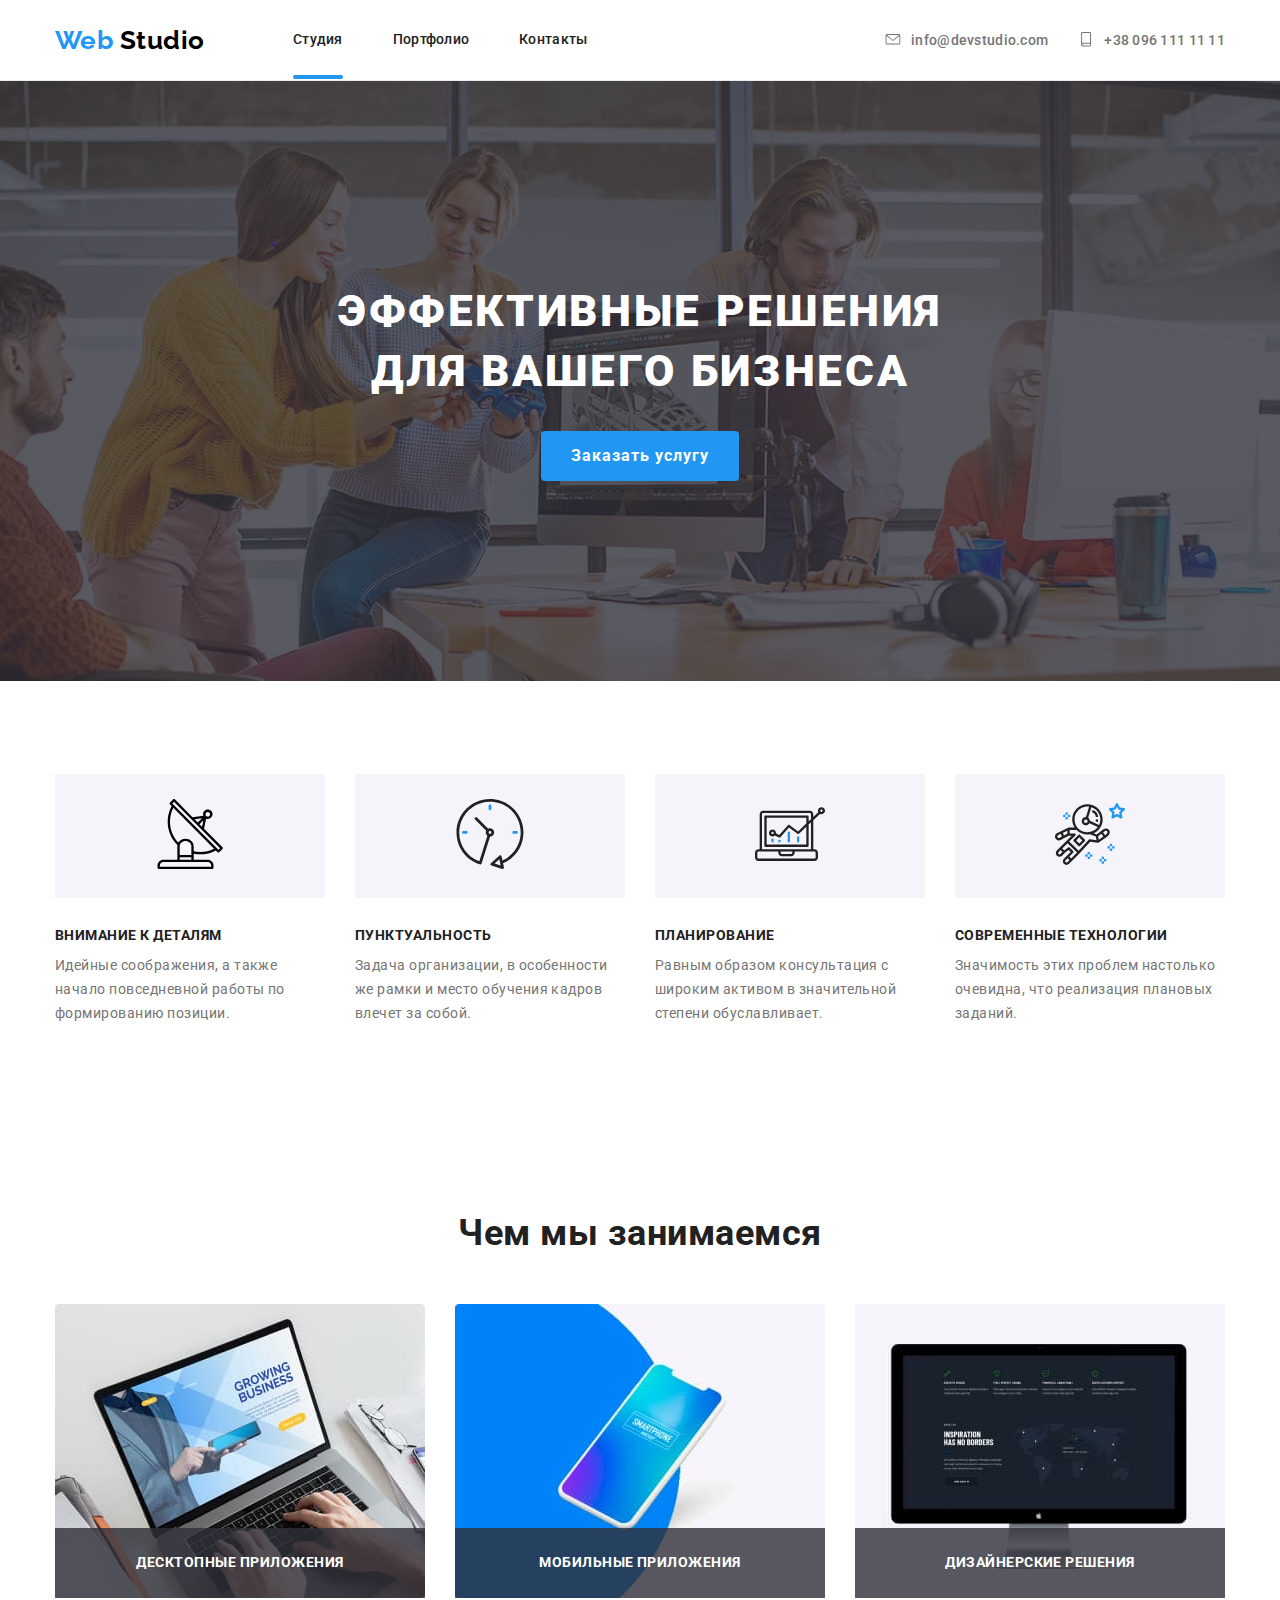
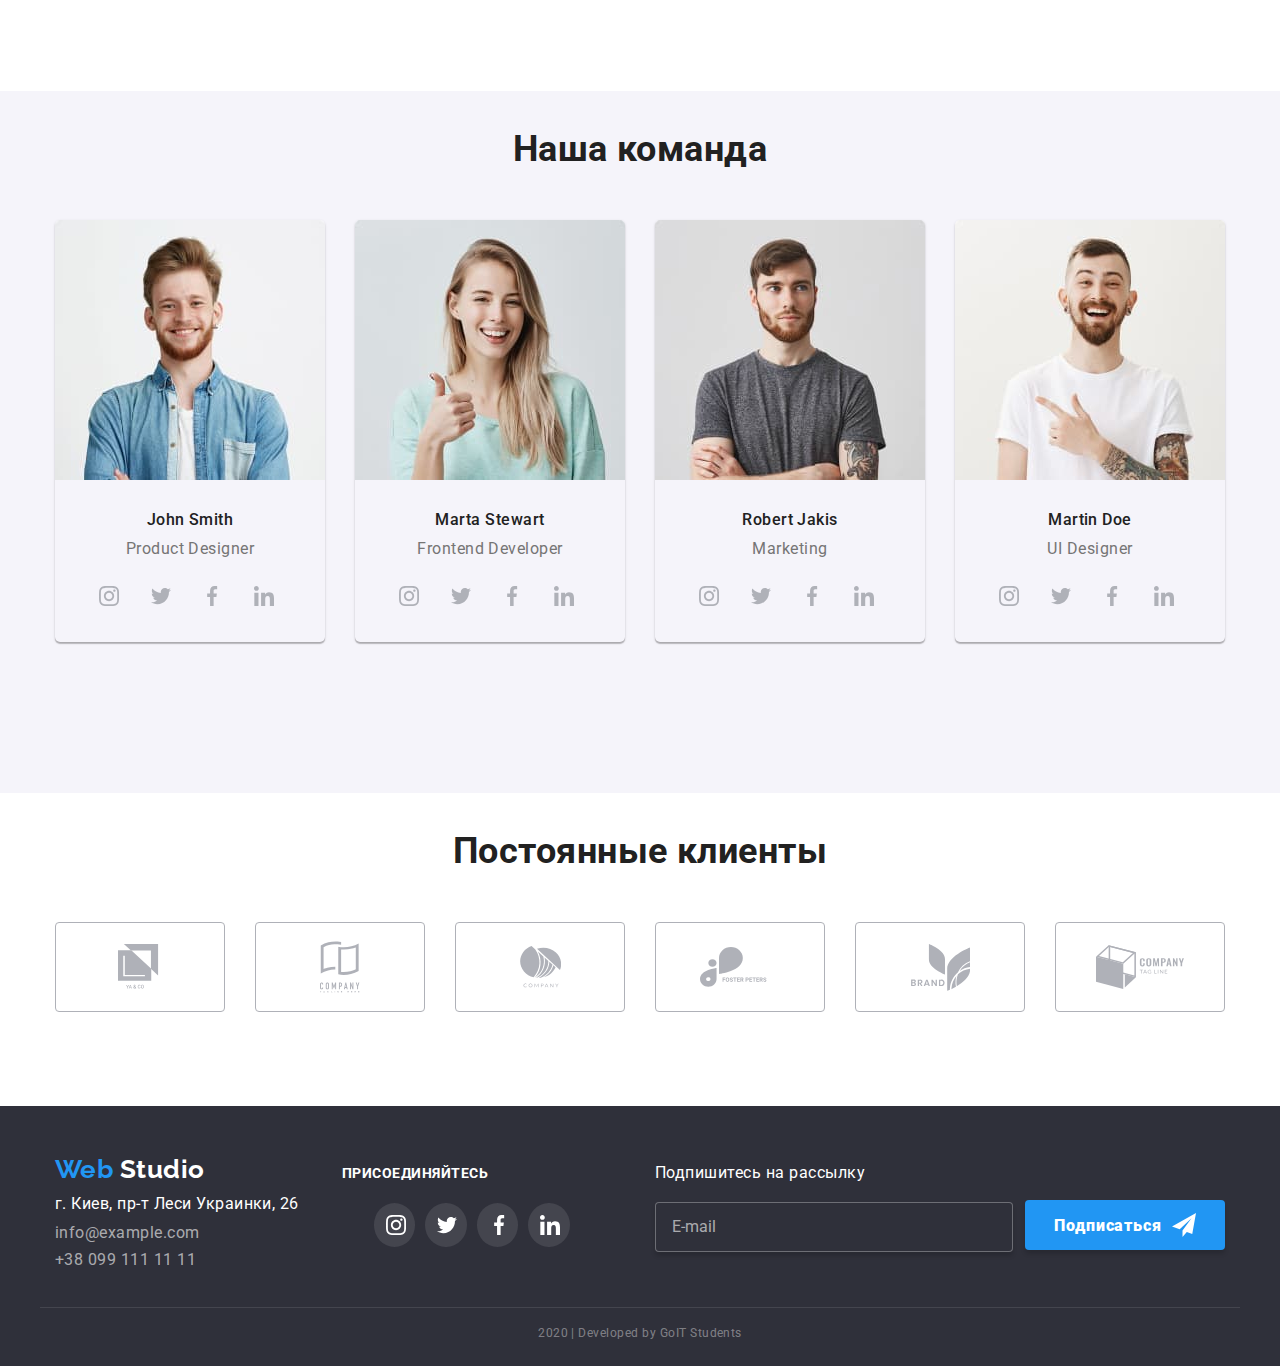
<file: index.html>
<!DOCTYPE html>
<html lang="ru">
  <head>
    <meta charset="UTF-8" />
    <meta name="viewport" content="width=device-width, initial-scale=1.0" />
    <title>Studio</title>
    <link
      href="https://fonts.googleapis.com/css2?family=Raleway:wght@700&family=Roboto:wght@400;500;700;900&display=swap"
      rel="stylesheet"
    />
    <link rel="stylesheet" href="./css/main.min.css" />
  </head>
  <body class="body">
    <div class="header-bottom-border-container">
      <header>
        <div class="header-section">
          <nav class="navigation">
            <a class="logo" href="./index.html">
              <p class="logo-firsthalf">
                web <span class="logo-secondhalf">studio</span>
              </p>
            </a>
            <ul class="nav-list">
              <li class="item">
                <a class="nav-list-title focused" href="">Студия</a>
              </li>
              <li class="item">
                <a class="nav-list-title" href="./portfolio.html">Портфолио</a>
              </li>
              <li class="item">
                <a class="nav-list-title" href=""> Контакты</a>
              </li>
            </ul>

            <ul class="header-contact-list">
              <li class="item">
                <a class="contact-list-link" href="mailto:info@devstudio.com">
                  <svg class="contacts-icon" width="16px" height="11px">
                    <use
                      href="./images/sprite.svg#icon-envelop-contact-icon"
                    ></use>
                  </svg>
                  <span class="contact-list-title">info@devstudio.com</span>
                </a>
              </li>
              <li class="item">
                <a class="contact-list-link" href="tel:+380961111111"
                  ><svg class="contacts-icon" width="16px" height="15px">
                    <use
                      href="./images/sprite.svg#icon-smartphone-contact-icon"
                    ></use>
                  </svg>
                  <p class="contact-list-title">+38 096 111 11 11</p>
                </a>
              </li>
            </ul>
          </nav>
        </div>
      </header>
    </div>
    <main>
      <section class="hero-section">
        <h1 class="title">
          Эффективные решения<br />
          для вашего бизнеса
        </h1>
        <button
          type="button"
          data-open-modal
          class="hero-button"
          href=""
          data-open-modal
        >
          <b class="button-title">Заказать услугу</b>
        </button>
      </section>
      <section class="features">
        <h1 class="fetures-lable is-hidden">Преимущества</h1>
        <ul class="features-list">
          <li class="features-card">
            <div class="icon-frame">
              <svg class="icon">
                <use href="./images/sprite.svg#icon-antenna-feture-img"></use>
              </svg>
            </div>
            <h2 class="features-card-title">Внимание к деталям</h2>
            <p class="features-card-discription">
              Идейные соображения, а также начало повседневной работы по
              формированию позиции.
            </p>
          </li>
          <li class="features-card">
            <div class="icon-frame">
              <svg class="icon">
                <use href="./images/sprite.svg#icon-clock-feture-img"></use>
              </svg>
            </div>
            <h2 class="features-card-title">Пунктуальность</h2>
            <p class="features-card-discription">
              Задача организации, в особенности же рамки и место обучения кадров
              влечет за собой.
            </p>
          </li>
          <li class="features-card">
            <div class="icon-frame">
              <svg class="icon">
                <use href="./images/sprite.svg#icon-diagram-feture-img"></use>
              </svg>
            </div>
            <h2 class="features-card-title">Планирование</h2>
            <p class="features-card-discription">
              Равным образом консультация с широким активом в значительной
              степени обуславливает.
            </p>
          </li>
          <li class="features-card">
            <div class="icon-frame">
              <svg class="icon">
                <use href="./images/sprite.svg#icon-astronaut-feture-img"></use>
              </svg>
            </div>
            <h2 class="features-card-title">Современные технологии</h2>
            <p class="features-card-discription">
              Значимость этих проблем настолько очевидна, что реализация
              плановых заданий.
            </p>
          </li>
        </ul>
      </section>
      <section class="performance">
        <h2 class="performance-lable">Чем мы занимаемся</h2>
        <ul class="performance-list">
          <li class="item">
            <img
              class="performance-image"
              src="./images/note-what-we-do-img.jpg"
              alt="приложения для пк"
            />
            <h3 class="performance-title">Десктопные приложения</h3>
          </li>
          <li class="item">
            <img
              class="performance-image"
              src="./images/phone-what-we-do-img.jpg"
              alt="приложения для смартфонов"
            />
            <h3 class="performance-title">Мобильные приложения</h3>
          </li>
          <li class="item">
            <img
              class="performance-image"
              src="./images/monitor-what-we-do.jpg"
              alt="приложения для дизайнеров"
            />
            <h3 class="performance-title">Дизайнерские решения</h3>
          </li>
        </ul>
      </section>
      <div class="our-team-bg">
        <section class="our-team">
          <h2 class="our-team-lable">Наша команда</h2>
          <ul class="our-team-list">
            <li class="team-member-card">
              <img
                src="./images/john-smith-photo.jpg"
                alt="фотография члена нашей команды"
                class="team-member-photo"
              />
              <h3 class="team-member-name">John Smith</h3>
              <p class="team-member-position">Product Designer</p>
              <ul class="social-list">
                <li class="social-list-item">
                  <a href="" class="social-link">
                    <svg class="icon" width="20px" height="20px">
                      <use href="./images/sprite.svg#icon-instagram-icon"></use>
                    </svg>
                  </a>
                </li>
                <li class="social-list-item">
                  <a href="" class="social-link">
                    <svg class="icon" width="20px" height="20px">
                      <use href="./images/sprite.svg#icon-twitter-icon"></use>
                    </svg>
                  </a>
                </li>
                <li class="social-list-item">
                  <a href="" class="social-link">
                    <svg class="icon" width="20px" height="20px">
                      <use href="./images/sprite.svg#icon-facebook-icon"></use>
                    </svg>
                  </a>
                </li>
                <li class="social-list-item">
                  <a href="" class="social-link">
                    <svg class="icon" width="20px" height="20px">
                      <use href="./images/sprite.svg#icon-linkedin-icon"></use>
                    </svg>
                  </a>
                </li>
              </ul>
            </li>
            <li class="team-member-card">
              <img
                src="./images/marta-stewart-photo.jpg"
                alt="фотография члена нашей команды"
                class="team-member-photo"
              />
              <h3 class="team-member-name">Marta Stewart</h3>
              <p class="team-member-position">Frontend Developer</p>
              <ul class="social-list">
                <li class="social-list-item">
                  <a href="" class="social-link">
                    <svg class="icon" width="20px" height="20px">
                      <use href="./images/sprite.svg#icon-instagram-icon"></use>
                    </svg>
                  </a>
                </li>
                <li class="social-list-item">
                  <a href="" class="social-link">
                    <svg class="icon" width="20px" height="20px">
                      <use href="./images/sprite.svg#icon-twitter-icon"></use>
                    </svg>
                  </a>
                </li>
                <li class="social-list-item">
                  <a href="" class="social-link">
                    <svg class="icon" width="20px" height="20px">
                      <use href="./images/sprite.svg#icon-facebook-icon"></use>
                    </svg>
                  </a>
                </li>
                <li class="social-list-item">
                  <a href="" class="social-link">
                    <svg class="icon" width="20px" height="20px">
                      <use href="./images/sprite.svg#icon-linkedin-icon"></use>
                    </svg>
                  </a>
                </li>
              </ul>
            </li>
            <li class="team-member-card">
              <img
                src="./images/robert-jakis-photo.jpg"
                alt="фотография члена нашей команды"
                class="team-member-photo"
              />
              <h3 class="team-member-name">Robert Jakis</h3>
              <p class="team-member-position">Marketing</p>
              <ul class="social-list">
                <li class="social-list-item">
                  <a href="" class="social-link">
                    <svg class="icon" width="20px" height="20px">
                      <use href="./images/sprite.svg#icon-instagram-icon"></use>
                    </svg>
                  </a>
                </li>
                <li class="social-list-item">
                  <a href="" class="social-link">
                    <svg class="icon" width="20px" height="20px">
                      <use href="./images/sprite.svg#icon-twitter-icon"></use>
                    </svg>
                  </a>
                </li>
                <li class="social-list-item">
                  <a href="" class="social-link">
                    <svg class="icon" width="20px" height="20px">
                      <use href="./images/sprite.svg#icon-facebook-icon"></use>
                    </svg>
                  </a>
                </li>
                <li class="social-list-item">
                  <a href="" class="social-link">
                    <svg class="icon" width="20px" height="20px">
                      <use href="./images/sprite.svg#icon-linkedin-icon"></use>
                    </svg>
                  </a>
                </li>
              </ul>
            </li>
            <li class="team-member-card">
              <img
                src="./images/martin-doe.jpg"
                alt="фотография члена нашей команды"
                class="team-member-photo"
              />
              <h3 class="team-member-name">Martin Doe</h3>
              <p class="team-member-position">UI Designer</p>
              <ul class="social-list">
                <li class="social-list-item">
                  <a href="" class="social-link">
                    <svg class="icon" width="20px" height="20px">
                      <use href="./images/sprite.svg#icon-instagram-icon"></use>
                    </svg>
                  </a>
                </li>
                <li class="social-list-item">
                  <a href="" class="social-link">
                    <svg class="icon" width="20px" height="20px">
                      <use href="./images/sprite.svg#icon-twitter-icon"></use>
                    </svg>
                  </a>
                </li>
                <li class="social-list-item">
                  <a href="" class="social-link">
                    <svg class="icon" width="20px" height="20px">
                      <use href="./images/sprite.svg#icon-facebook-icon"></use>
                    </svg>
                  </a>
                </li>
                <li class="social-list-item">
                  <a href="" class="social-link">
                    <svg class="icon" width="20px" height="20px">
                      <use href="./images/sprite.svg#icon-linkedin-icon"></use>
                    </svg>
                  </a>
                </li>
              </ul>
            </li>
          </ul>
        </section>
      </div>
      <section class="clients">
        <h2 class="clients-lable">Постоянные клиенты</h2>
        <ul class="clints-list">
          <li class="clients-list-item">
            <a href="" class="clients-list-link">
              <svg class="icon" width="44px" height="49px">
                <use href="./images/sprite.svg#icon-logo1"></use>
              </svg>
            </a>
          </li>
          <li class="clients-list-item">
            <a href="" class="clients-list-link">
              <svg class="icon" width="40px" height="52px">
                <use href="./images/sprite.svg#icon-logo2"></use>
              </svg>
            </a>
          </li>
          <li class="clients-list-item">
            <a href="" class="clients-list-link">
              <svg class="icon" width="41px" height="42px">
                <use href="./images/sprite.svg#icon-logo3"></use>
              </svg>
            </a>
          </li>
          <li class="clients-list-item">
            <a href="" class="clients-list-link">
              <svg class="icon" width="80px" height="42px">
                <use href="./images/sprite.svg#icon-logo4"></use>
              </svg>
            </a>
          </li>
          <li class="clients-list-item">
            <a href="" class="clients-list-link">
              <svg class="icon" width="59px" height="47px">
                <use href="./images/sprite.svg#icon-logo5"></use>
              </svg>
            </a>
          </li>
          <li class="clients-list-item">
            <a href="" class="clients-list-link">
              <svg class="icon" width="88px" height="45px">
                <use href="./images/sprite.svg#icon-logo6"></use>
              </svg>
            </a>
          </li>
        </ul>
      </section>
    </main>
    <footer class="footer">
      <section class="footer-section">
        <div class="left-footer-container">
          <a class="logo" href="./index.html">
            <p class="logo-firsthalf">
              web <span class="logo-secondhalf white-logo">studio</span>
            </p>
          </a>
          <address>
            <p class="contact-adress">г. Киев, пр-т Леси Украинки, 26</p>
            <a class="contact-email" href="mailto:info@example.com"
              >info@example.com</a
            >
            <a class="contact-tel" href="tel:+380961111111"
              >+38 099 111 11 11</a
            >
          </address>
        </div>
        <div class="middle-footer-container">
          <b class="call-lable">присоединяйтесь</b>
          <ul class="social-list">
            <li class="social-list-item">
              <a href="" class="social-link">
                <svg class="icon" width="20px" height="20px">
                  <use href="./images/sprite.svg#icon-instagram-icon"></use>
                </svg>
              </a>
            </li>
            <li class="social-list-item">
              <a href="" class="social-link">
                <svg class="icon" width="20px" height="20px">
                  <use href="./images/sprite.svg#icon-twitter-icon"></use>
                </svg>
              </a>
            </li>
            <li class="social-list-item">
              <a href="" class="social-link">
                <svg class="icon" width="20px" height="20px">
                  <use href="./images/sprite.svg#icon-facebook-icon"></use>
                </svg>
              </a>
            </li>
            <li class="social-list-item">
              <a href="" class="social-link">
                <svg class="icon" width="20px" height="20px">
                  <use href="./images/sprite.svg#icon-linkedin-icon"></use>
                </svg>
              </a>
            </li>
          </ul>
        </div>
        <div class="right-footer-container">
          <div class="sub-container">
            <!-- <b class="call-subscribe">Подпишитесь на рассылку</b> <br /> -->

            <form class="sub-input-container">
              <label for="email-for-sub" class="call-subscribe"
                >Подпишитесь на рассылку</label
              >
              <input
                id="email-for-sub"
                class="sub-input"
                type="email"
                name="sub-mail"
                placeholder="E-mail"
              />
            </form>
          </div>
          <a href="" class="call-subscribe-button"
            ><b class="title">Подписаться</b>

            <svg class="icon" width="24px" height="24px">
              <use href="./images/sprite.svg#icon-send-subscribe"></use>
            </svg>
          </a>
        </div>
      </section>
      <div class="copyrights">
        <p class="copyrights-text">2020 | Developed by GoIT Students</p>
      </div>
    </footer>
    <div class="backdrop is-hidden" data-backdrop>
      <div class="modal">
        <button data-close-modal class="modal-close-button" type="button">
          <svg class="icon">
            <use href="./images/sprite.svg#icon-close-black-18dp-2-1-1"></use>
          </svg>
        </button>
        <b class="modal-lable">Оставьте свои данные, мы вам перезвоним</b>
        <form class="form js-speaker-form">
          <div class="form-field-info">
            <input
              type="text"
              class="form-input-name"
              name="user-name"
              id="username"
              placeholder=" "
              autocomplete="off"
            />
            <label class="username-label" for="username">Имя</label>

            <svg class="name-icon">
              <use href="./images/sprite.svg#icon-person-black-18dp-1-1"></use>
            </svg>
          </div>
          <div class="form-field-info">
            <input
              type="tel"
              class="form-input-tel"
              name="user-tel"
              id="telnumber"
              placeholder=" "
              autocomplete="off"
            />
            <label class="tel-label" for="telnumber">Телефон</label>

            <svg class="tel-icon">
              <use href="./images/sprite.svg#icon-phone-black-18dp-1-1"></use>
            </svg>
          </div>
          <div class="form-field-info">
            <input
              type="email"
              class="form-input-mail"
              name="user-mail"
              id="usermail"
              placeholder=" "
              autocomplete="off"
            />
            <label class="mail-label" for="usermail">Почта</label>

            <svg class="mail-icon">
              <use href="./images/sprite.svg#icon-email-black-18dp-1-1"></use>
            </svg>
          </div>
          <div class="form-field-feedback">
            <textarea
              class="form-input-feedback"
              name="user-feedback"
              id="feedback"
              placeholder=" "
              autocomplete="off"
            ></textarea>
            <label class="feedback-label" for="feedback">Комментарий</label>
          </div>
          <div class="checkbox-policy-form-field">
            <input
              type="checkbox"
              name="user-policy-agreement"
              id="policy"
              class="policy-stock-checkbox"
            />
            <span class="custom-checkbox">
              <svg
                class="checked-icon"
                width="12px"
                height="15px"
                fill="#ffffff"
              >
                <use href="./images/sprite.svg#white-check-mark"></use>
              </svg>
            </span>
            <label class="policy-label" for="policy">
              <span class="policy-text">Соглашаюсь с рассылкой и принимаю</span>
              <a class="policy-link" href="#">Условия договора</a></label
            >
          </div>
          <button class="submit-button" type="submit js-speaker-form">
            <span class="submit-button-text">Отправить</span>
          </button>
        </form>
      </div>
    </div>
    <script>
      (() => {
        document
          .querySelector('.js-speaker-form')
          .addEventListener('submit', e => {
            e.preventDefault();

            new FormData(e.currentTarget).forEach((value, name) =>
              console.log(`${name}: ${value}`),
            );

            e.currentTarget.reset();
          });
      })();
      const refs = {
        openModalBtn: document.querySelector('[data-open-modal]'),
        closeModalBtn: document.querySelector('[data-close-modal]'),
        backdrop: document.querySelector('[data-backdrop]'),
      };

      refs.openModalBtn.addEventListener('click', toggleModal);
      refs.closeModalBtn.addEventListener('click', toggleModal);

      refs.backdrop.addEventListener('click', logBackdropClick);

      function toggleModal() {
        refs.backdrop.classList.toggle('is-hidden');
      }

      function logBackdropClick() {
        console.log('Это клик в бекдроп');
      }
    </script>
  </body>
</html>
</file>
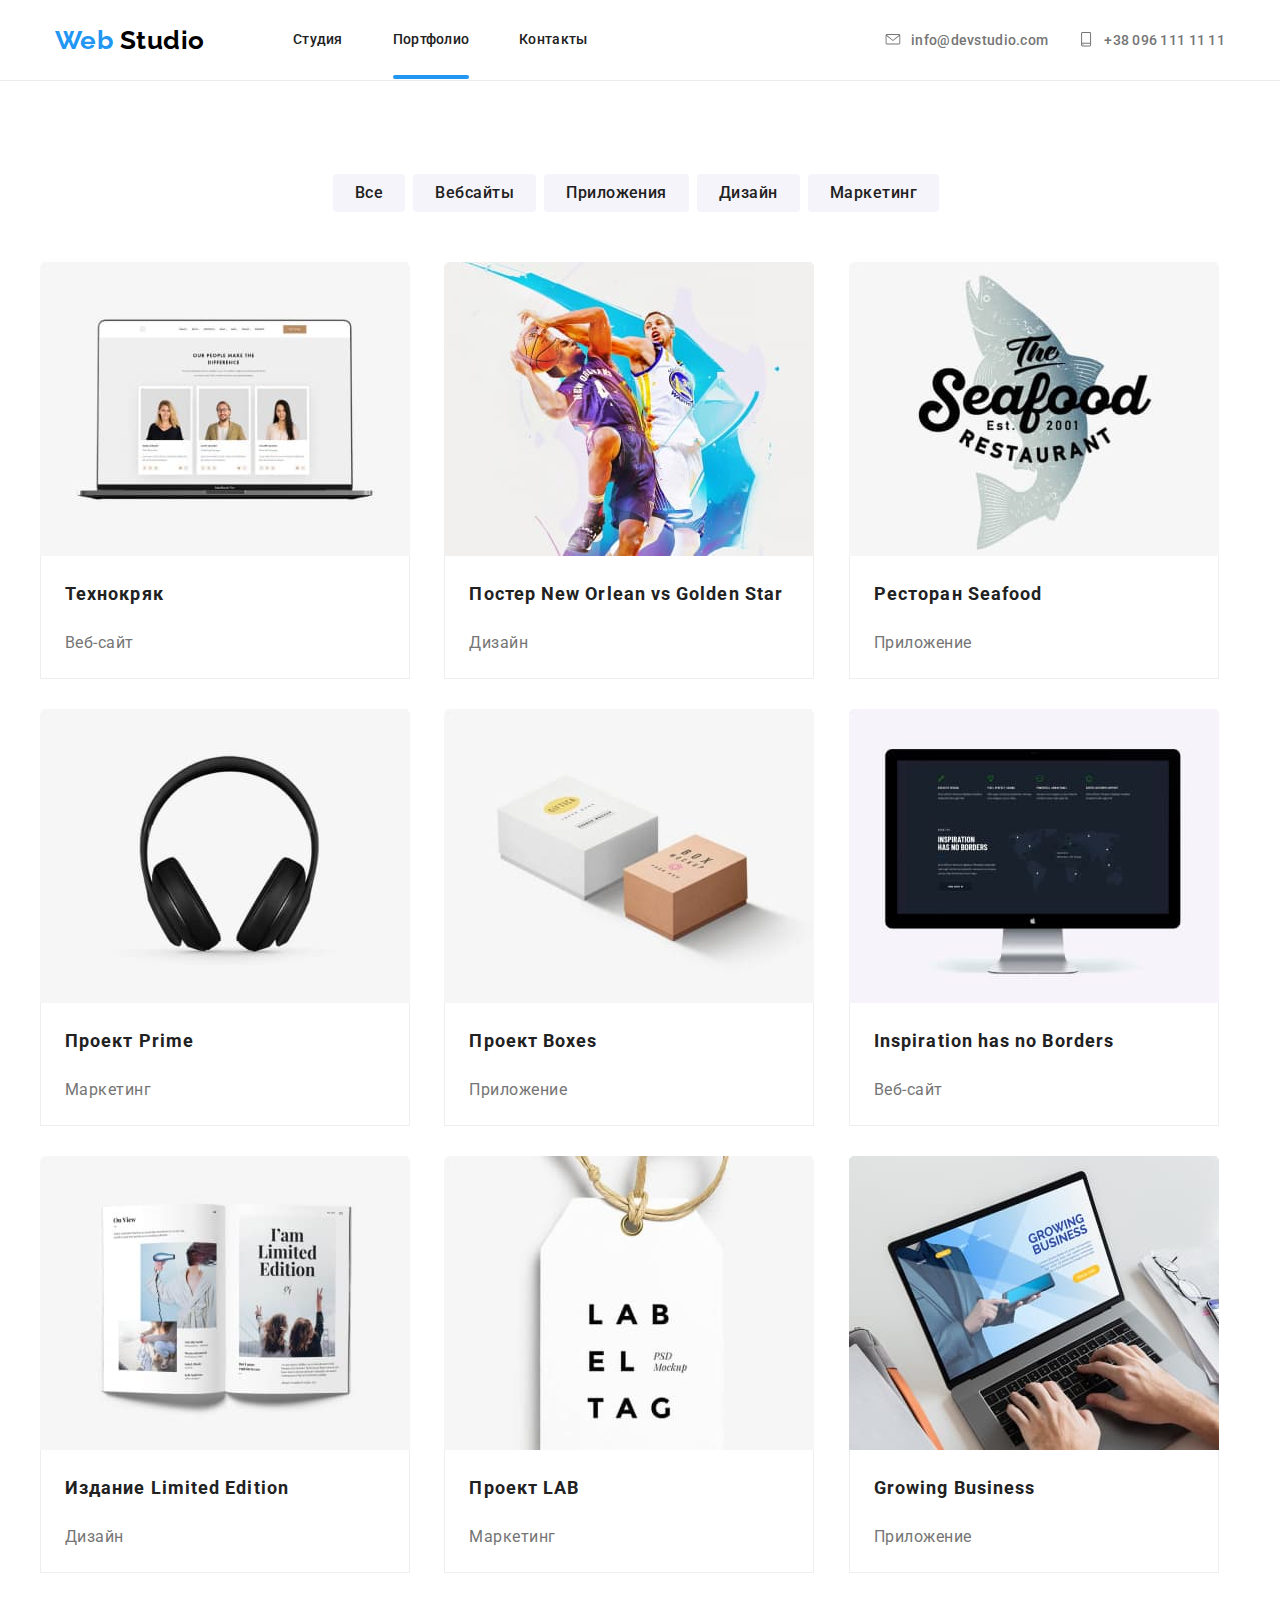
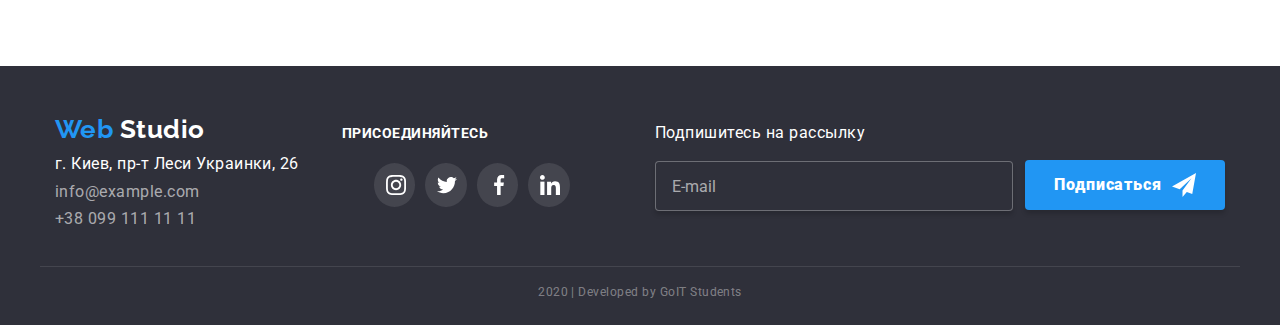
<file: portfolio.html>
<!DOCTYPE html>
<html lang="ru">
  <head>
    <meta charset="UTF-8" />
    <meta name="viewport" content="width=device-width, initial-scale=1.0" />
    <title>Document</title>
    <link
      href="https://fonts.googleapis.com/css2?family=Raleway:wght@700&family=Roboto:wght@400;500;700;900&display=swap"
      rel="stylesheet"
    />
    <link rel="stylesheet" href="./css/main.min.css" />
  </head>
  <body class="body">
    <div class="header-bottom-border-container">
      <header>
        <div class="header-section">
          <nav class="navigation">
            <a class="logo" href="./index.html">
              <p class="logo-firsthalf">
                web <span class="logo-secondhalf">studio</span>
              </p>
            </a>
            <ul class="nav-list">
              <li class="item">
                <a class="nav-list-title" href="./index.html">Студия</a>
              </li>
              <li class="item">
                <a class="nav-list-title focused" href="./portfolio.html"
                  >Портфолио</a
                >
              </li>
              <li class="item">
                <a class="nav-list-title" href=""> Контакты</a>
              </li>
            </ul>

            <ul class="header-contact-list">
              <li class="item">
                <a class="contact-list-link" href="mailto:info@devstudio.com">
                  <svg class="contacts-icon hover" width="16px" height="11px">
                    <use
                      href="./images/sprite.svg#icon-envelop-contact-icon"
                    ></use>
                  </svg>
                  <span class="contact-list-title hover"
                    >info@devstudio.com</span
                  >
                </a>
              </li>
              <li class="item">
                <a class="contact-list-link" href="tel:+380961111111"
                  ><svg class="contacts-icon" width="16px" height="15px">
                    <use
                      href="./images/sprite.svg#icon-smartphone-contact-icon"
                    ></use>
                  </svg>
                  <p class="contact-list-title">+38 096 111 11 11</p>
                </a>
              </li>
            </ul>
          </nav>
        </div>
      </header>
    </div>
    <main>
      <section class="example">
        <ul class="buttons-list">
          <li class="buttons-list-item">
            <a class="filter-button" href=""
              ><p class="filter-button-title">Все</p></a
            >
          </li>
          <li class="buttons-list-item">
            <a class="filter-button" href="">
              <p class="filter-button-title">Вебсайты</p>
            </a>
          </li>
          <li class="buttons-list-item">
            <a class="filter-button" href="">
              <p class="filter-button-title">Приложения</p>
            </a>
          </li>
          <li class="buttons-list-item">
            <a class="filter-button" href="">
              <p class="filter-button-title">Дизайн</p>
            </a>
          </li>
          <li class="buttons-list-item">
            <a class="filter-button" href="">
              <p class="filter-button-title">Маркетинг</p>
            </a>
          </li>
        </ul>
        <ul class="examples-list">
          <li class="example-card">
            <a class="example-card-link" href=""
              ><div class="example-card-overlay">
                <img
                  src="./images/workexamp1.jpg"
                  alt="изображение примера работы"
                  class="card-thumb"
                />
                <p class="specification">
                  Технокряк это современная площадка распространения
                  коронавируса. Компании используют эту платформу для цифрового
                  шпионажа и атак на защищённые сервера конкурентов.
                </p>
              </div>
              <div class="card-bottom-container">
                <h2 class="card-title">Технокряк</h2>
                <p class="card-description">Веб-сайт</p>
              </div></a
            >
          </li>
          <li class="example-card">
            <a class="example-card-link" href=""
              ><div class="example-card-overlay">
                <img
                  src="./images/workexamp2.jpg"
                  alt="изображение примера работы"
                  class="card-thumb"
                />
                <p class="specification">
                  Технокряк это современная площадка распространения
                  коронавируса. Компании используют эту платформу для цифрового
                  шпионажа и атак на защищённые сервера конкурентов.
                </p>
              </div>
              <div class="card-bottom-container">
                <h2 class="card-title">Постер New Orlean vs Golden Star</h2>
                <p class="card-description">Дизайн</p>
              </div>
            </a>
          </li>
          <li class="example-card">
            <a class="example-card-link" href=""
              ><div class="example-card-overlay">
                <img
                  src="./images/workexamp3.jpg"
                  alt="изображение примера работы"
                  class="card-thumb"
                />
                <p class="specification">
                  Технокряк это современная площадка распространения
                  коронавируса. Компании используют эту платформу для цифрового
                  шпионажа и атак на защищённые сервера конкурентов.
                </p>
              </div>
              <div class="card-bottom-container">
                <h2 class="card-title">Ресторан Seafood</h2>
                <p class="card-description">Приложение</p>
              </div>
            </a>
          </li>
          <li class="example-card">
            <a class="example-card-link" href=""
              ><div class="example-card-overlay">
                <img
                  src="./images/workexamp4.jpg"
                  alt="изображение примера работы"
                  class="card-thumb"
                />
                <p class="specification">
                  Технокряк это современная площадка распространения
                  коронавируса. Компании используют эту платформу для цифрового
                  шпионажа и атак на защищённые сервера конкурентов.
                </p>
              </div>
              <div class="card-bottom-container">
                <h2 class="card-title">Проект Prime</h2>
                <p class="card-description">Маркетинг</p>
              </div>
            </a>
          </li>
          <li class="example-card">
            <a class="example-card-link" href=""
              ><div class="example-card-overlay">
                <img
                  src="./images/workexamp5.jpg"
                  alt="изображение примера работы"
                  class="card-thumb"
                />
                <p class="specification">
                  Технокряк это современная площадка распространения
                  коронавируса. Компании используют эту платформу для цифрового
                  шпионажа и атак на защищённые сервера конкурентов.
                </p>
              </div>
              <div class="card-bottom-container">
                <h2 class="card-title">Проект Boxes</h2>
                <p class="card-description">Приложение</p>
              </div>
            </a>
          </li>
          <li class="example-card">
            <a class="example-card-link" href=""
              ><div class="example-card-overlay">
                <img
                  src="./images/workexamp6.jpg"
                  alt="изображение примера работы"
                  class="card-thumb"
                />
                <p class="specification">
                  Технокряк это современная площадка распространения
                  коронавируса. Компании используют эту платформу для цифрового
                  шпионажа и атак на защищённые сервера конкурентов.
                </p>
              </div>
              <div class="card-bottom-container">
                <h2 class="card-title">Inspiration has no Borders</h2>
                <p class="card-description">Веб-сайт</p>
              </div>
            </a>
          </li>
          <li class="example-card">
            <a class="example-card-link" href=""
              ><div class="example-card-overlay">
                <img
                  src="./images/workexamp7.jpg"
                  alt="изображение примера работы"
                  class="card-thumb"
                />
                <p class="specification">
                  Технокряк это современная площадка распространения
                  коронавируса. Компании используют эту платформу для цифрового
                  шпионажа и атак на защищённые сервера конкурентов.
                </p>
              </div>
              <div class="card-bottom-container">
                <h2 class="card-title">Издание Limited Edition</h2>
                <p class="card-description">Дизайн</p>
              </div>
            </a>
          </li>
          <li class="example-card">
            <a class="example-card-link" href=""
              ><div class="example-card-overlay">
                <img
                  src="./images/workexamp8.jpg"
                  alt="изображение примера работы"
                  class="card-thumb"
                />
                <p class="specification">
                  Технокряк это современная площадка распространения
                  коронавируса. Компании используют эту платформу для цифрового
                  шпионажа и атак на защищённые сервера конкурентов.
                </p>
              </div>
              <div class="card-bottom-container">
                <h2 class="card-title">Проект LAB</h2>
                <p class="card-description">Маркетинг</p>
              </div>
            </a>
          </li>
          <li class="example-card">
            <a class="example-card-link" href=""
              ><div class="example-card-overlay">
                <img
                  src="./images/workexamp9.jpg"
                  alt="изображение примера работы"
                  class="card-thumb"
                />
                <p class="specification">
                  Технокряк это современная площадка распространения
                  коронавируса. Компании используют эту платформу для цифрового
                  шпионажа и атак на защищённые сервера конкурентов.
                </p>
              </div>
              <div class="card-bottom-container">
                <h2 class="card-title">Growing Business</h2>
                <p class="card-description">Приложение</p>
              </div>
            </a>
          </li>
        </ul>
      </section>
    </main>
    <footer class="footer">
      <section class="footer-section">
        <div class="left-footer-container">
          <a class="logo" href="./index.html">
            <p class="logo-firsthalf">
              web <span class="logo-secondhalf white-logo">studio</span>
            </p>
          </a>
          <address>
            <p class="contact-adress">г. Киев, пр-т Леси Украинки, 26</p>
            <a class="contact-email" href="mailto:info@example.com"
              >info@example.com</a
            >
            <a class="contact-tel" href="tel:+380961111111"
              >+38 099 111 11 11</a
            >
          </address>
        </div>
        <div class="middle-footer-container">
          <b class="call-lable">присоединяйтесь</b>
          <ul class="social-list">
            <li class="social-list-item">
              <a href="" class="social-link">
                <svg class="icon" width="20px" height="20px">
                  <use href="./images/sprite.svg#icon-instagram-icon"></use>
                </svg>
              </a>
            </li>
            <li class="social-list-item">
              <a href="" class="social-link">
                <svg class="icon" width="20px" height="20px">
                  <use href="./images/sprite.svg#icon-twitter-icon"></use>
                </svg>
              </a>
            </li>
            <li class="social-list-item">
              <a href="" class="social-link">
                <svg class="icon" width="20px" height="20px">
                  <use href="./images/sprite.svg#icon-facebook-icon"></use>
                </svg>
              </a>
            </li>
            <li class="social-list-item">
              <a href="" class="social-link">
                <svg class="icon" width="20px" height="20px">
                  <use href="./images/sprite.svg#icon-linkedin-icon"></use>
                </svg>
              </a>
            </li>
          </ul>
        </div>
        <div class="right-footer-container">
          <div class="sub-container">
            <!-- <b class="call-subscribe">Подпишитесь на рассылку</b> <br /> -->

            <form class="sub-input-container js-speaker-form">
              <label for="email-for-sub" class="call-subscribe"
                >Подпишитесь на рассылку</label
              >
              <input
                id="email-for-sub"
                class="sub-input"
                type="email"
                name="sub-mail"
                placeholder="E-mail"
              />
            </form>
          </div>
          <a href="" class="call-subscribe-button"
            ><b class="title">Подписаться</b>

            <svg class="icon" width="24px" height="24px">
              <use href="./images/sprite.svg#icon-send-subscribe"></use>
            </svg>
          </a>
        </div>
      </section>
      <div class="copyrights">
        <p class="copyrights-text">2020 | Developed by GoIT Students</p>
      </div>
    </footer>
  </body>
</html>
</file>
<file: css/main.min.css>
.body{background-color:#fff;font-family:'Roboto', sans-serif;font-style:normal;letter-spacing:0.03em;color:#212121}.our-team-list .social-list,.middle-footer-container .social-list{display:-webkit-box;display:-ms-flexbox;display:flex;max-width:270px;padding:0px 32px}.our-team-list .social-list .social-list-item,.middle-footer-container .social-list .social-list-item{margin-right:10px;border-radius:50%;overflow:hidden}.our-team-list .social-list .social-list-item::nth-child(4),.middle-footer-container .social-list .social-list-item::nth-child(4){margin-right:0px}.our-team-list .social-list .social-list-item .social-link,.middle-footer-container .social-list .social-list-item .social-link{max-width:44px;max-height:44px;padding:12px;-webkit-transition:background-color 250ms cubic-bezier(0.4, 0, 0.2, 1),fill 250ms cubic-bezier(0.4, 0, 0.2, 1);transition:background-color 250ms cubic-bezier(0.4, 0, 0.2, 1),fill 250ms cubic-bezier(0.4, 0, 0.2, 1)}.our-team-list .social-list .social-list-item .social-link:hover,.middle-footer-container .social-list .social-list-item .social-link:hover,.our-team-list .social-list .social-list-item .social-link:focus,.middle-footer-container .social-list .social-list-item .social-link:focus{background-color:#2196f3;fill:#ffffff}/*! modern-normalize v0.6.0 | MIT License | https://github.com/sindresorhus/modern-normalize */*,*::before,*::after{-webkit-box-sizing:border-box;box-sizing:border-box}:root{-moz-tab-size:4;-o-tab-size:4;tab-size:4}html{line-height:1.15;-webkit-text-size-adjust:100%}body{margin:0}body{font-family:system-ui,-apple-system,"Segoe UI",Roboto,Helvetica,Arial,sans-serif,"Apple Color Emoji","Segoe UI Emoji"}hr{height:0}abbr[title]{-webkit-text-decoration:underline dotted;text-decoration:underline dotted}b,strong{font-weight:bolder}code,kbd,samp,pre{font-family:ui-monospace, SFMono-Regular, Consolas, 'Liberation Mono', Menlo, monospace;font-size:1em}small{font-size:80%}sub,sup{font-size:75%;line-height:0;position:relative;vertical-align:baseline}sub{bottom:-0.25em}sup{top:-0.5em}button,input,optgroup,select,textarea{font-family:inherit;font-size:100%;line-height:1.15;margin:0}button,select{text-transform:none}button,[type='button'],[type='reset'],[type='submit']{-webkit-appearance:button}button::-moz-focus-inner,[type='button']::-moz-focus-inner,[type='reset']::-moz-focus-inner,[type='submit']::-moz-focus-inner{border-style:none;padding:0}button:-moz-focusring,[type='button']:-moz-focusring,[type='reset']:-moz-focusring,[type='submit']:-moz-focusring{outline:1px dotted ButtonText}fieldset{padding:0.35em 0.75em 0.625em}legend{padding:0}progress{vertical-align:baseline}[type='number']::-webkit-inner-spin-button,[type='number']::-webkit-outer-spin-button{height:auto}[type='search']{-webkit-appearance:textfield;outline-offset:-2px}[type='search']::-webkit-search-decoration{-webkit-appearance:none}::-webkit-file-upload-button{-webkit-appearance:button;font:inherit}summary{display:list-item}img{display:block;max-width:100%;height:auto}h1,h2,h3,h4,h5,h6{margin:0px}a{color:currentColor;text-decoration:none;display:block}ul{padding:0px;margin:0px;list-style:none}address{font-style:normal;text-decoration:none}p{margin:0px}.is-hidden{position:absolute;-webkit-transform:scale(0);transform:scale(0);opacity:0;overflow:hidden;pointer-events:none}.header-bottom-border-container{border-bottom:1px solid #ececec}.header-section{max-width:1200px;padding:0px 15px;margin:0 auto;background-color:#fff}.logo{text-transform:capitalize;font-family:Raleway;font-style:normal;font-weight:700;font-size:26px;line-height:1.19;min-width:153px;display:inline-block;margin-right:85px}.logo-firsthalf{color:#2196f3}.logo-secondhalf{color:#000}.navigation{display:-webkit-box;display:-ms-flexbox;display:flex;-webkit-box-align:center;-ms-flex-align:center;align-items:center}.navigation .nav-list{display:-webkit-box;display:-ms-flexbox;display:flex}.navigation .nav-list .item{margin-right:50px}.navigation .nav-list .item:nth-child(3){margin-right:0px}.navigation .nav-list-title{font-weight:500;font-size:14px;line-height:1.14;letter-spacing:0.02em;color:#212121;padding-bottom:32px;padding-top:32px;-webkit-transition:color 250ms cubic-bezier(0.4, 0, 0.2, 1);transition:color 250ms cubic-bezier(0.4, 0, 0.2, 1)}.navigation .nav-list-title:hover,.navigation .nav-list-title:focus{color:#2196f3}.focused{position:relative;color:#2196f3}.focused::after{content:'';display:inline-block;position:absolute;bottom:1px;left:0;border-radius:2px;width:100%;height:4px;background-color:#2196f3}.header-contact-list{margin-left:auto;display:-webkit-box;display:-ms-flexbox;display:flex}.header-contact-list .item{min-width:142px;display:-webkit-box;display:-ms-flexbox;display:flex;margin-right:30px}.header-contact-list .item:nth-child(2){margin-right:0px}.header-contact-list .contact-list-link{display:-webkit-box;display:-ms-flexbox;display:flex;-webkit-box-align:center;-ms-flex-align:center;align-items:center;padding:8px 0;color:#757575;fill:#757575;-webkit-transition:color 250ms cubic-bezier(0.4, 0, 0.2, 1),fill 250ms cubic-bezier(0.4, 0, 0.2, 1);transition:color 250ms cubic-bezier(0.4, 0, 0.2, 1),fill 250ms cubic-bezier(0.4, 0, 0.2, 1)}.header-contact-list .contact-list-link:focus,.header-contact-list .contact-list-link:hover{color:#2196f3;fill:#2196f3}.header-contact-list .contact-list-link .contact-list-title{font-weight:500;font-size:14px;line-height:16px;letter-spacing:0.02em}.header-contact-list .contact-list-link .contacts-icon{margin-right:10px}.hero-section{min-width:1200px;max-width:1600px;min-height:600px;margin:0 auto;padding:200px 0px;background-position:50% 50%;background-image:-webkit-gradient(linear, left top, left bottom, from(rgba(47,48,58,0.8)), to(rgba(47,48,58,0.8))),url(../images/header-img.jpg);background-image:linear-gradient(rgba(47,48,58,0.8), rgba(47,48,58,0.8)),url(../images/header-img.jpg);background-repeat:no-repeat;text-align:center}.hero-section .title{font-weight:900;font-size:44px;line-height:60px;margin-bottom:30px;color:#ffffff;text-align:center;letter-spacing:0.06em;text-transform:uppercase}.hero-button{display:inline-block;padding:10px 30px;border:0;border-radius:4px;background-color:#2196f3;cursor:pointer}.hero-button .button-title{font-weight:700;font-size:16px;line-height:1.87;letter-spacing:0.06em;color:#ffffff}.features{max-width:1200px;margin:0 auto;padding:93px 15px}.features .features-list{display:-webkit-box;display:-ms-flexbox;display:flex}.features .features-list .features-card{min-width:270px;margin-right:30px}.features .features-list .features-card:nth-child(4){margin-right:0px}.features-card .icon-frame{min-width:270px;min-height:120px;padding:25px 100px;background-color:#f5f4fa;margin-bottom:30px}.features-card .icon-frame .icon{width:70px;height:70px}.features-card .features-card-discription{font-weight:normal;font-size:14px;line-height:1.71;color:#757575}.features-card .features-card-title{font-weight:700;font-size:14px;line-height:1.14;text-transform:uppercase;margin-bottom:10px}.performance{max-width:1200px;padding:93px 15px;margin:0 auto}.performance .performance-lable{font-weight:700;font-size:36px;line-height:1.17;text-align:center;margin-bottom:50px}.performance .performance-list{display:-webkit-box;display:-ms-flexbox;display:flex}.performance .performance-list .item{position:relative;min-width:370px;margin-right:30px}.performance .performance-list .item:nth-child(3){margin-right:0px}.performance .performance-list .item .performance-title{position:absolute;display:-webkit-box;display:-ms-flexbox;display:flex;width:100%;left:0;bottom:0;-webkit-box-align:center;-ms-flex-align:center;align-items:center;-webkit-box-pack:center;-ms-flex-pack:center;justify-content:center;min-height:70px;background-color:rgba(47,48,58,0.8);font-weight:700;font-size:14px;line-height:1.14;text-transform:uppercase;color:#ffffff}.our-team-bg{background-color:#f5f4fa}.our-team{max-width:1200px;padding:37px 15px 151px 15px;margin:0 auto}.our-team-lable{font-weight:700;font-size:36px;line-height:1.17;text-align:center;margin-bottom:50px}.our-team-list{display:-webkit-box;display:-ms-flexbox;display:flex}.our-team-list .team-member-card{min-width:270px;padding-bottom:24px;margin-right:30px;border-radius:5px;overflow:hidden;-webkit-box-shadow:0px 2px 1px rgba(0,0,0,0.2),0px 1px 1px rgba(153,139,139,0.14),0px 1px 3px rgba(0,0,0,0.12);box-shadow:0px 2px 1px rgba(0,0,0,0.2),0px 1px 1px rgba(153,139,139,0.14),0px 1px 3px rgba(0,0,0,0.12)}.our-team-list .team-member-card:nth-child(4){margin-right:0px}.our-team-list .team-member-card .team-member-photo{margin-bottom:30px}.our-team-list .team-member-card .team-member-name{font-weight:500;font-size:16px;line-height:19px;text-align:center;margin-bottom:10px}.our-team-list .team-member-card .team-member-position{font-weight:normal;font-size:16px;line-height:1.19;text-align:center;color:#757575;margin-bottom:16px}.our-team-list .social-list .social-link{fill:#afb1b8}.clients{max-width:1200px;padding:37px 15px 94px 15px;margin:0 auto}.clients .clients-lable{font-weight:700;font-size:36px;line-height:1.17;text-align:center;margin-bottom:50px}.clients .clints-list{display:-webkit-box;display:-ms-flexbox;display:flex}.clients .clints-list .clients-list-item{margin-right:30px}.clients .clints-list .clients-list-item:nth-child(6){margin-right:0px}.clients .clints-list .clients-list-link{display:-webkit-box;display:-ms-flexbox;display:flex;-webkit-box-pack:center;-ms-flex-pack:center;justify-content:center;-webkit-box-align:center;-ms-flex-align:center;align-items:center;min-width:170px;min-height:90px;fill:#afb1b8;border-radius:4px;border:1px solid #afb1b8;-webkit-transition:fill 250ms cubic-bezier(0.4, 0, 0.2, 1),border-color 250ms cubic-bezier(0.4, 0, 0.2, 1);transition:fill 250ms cubic-bezier(0.4, 0, 0.2, 1),border-color 250ms cubic-bezier(0.4, 0, 0.2, 1)}.clients .clints-list .clients-list-link:hover,.clients .clints-list .clients-list-link:focus{fill:#2196f3;border-color:#2196f3;cursor:pointer}.white-logo{color:#ffffff}.footer .logo{margin-bottom:10px}.footer{background-color:#2f303a}.footer .footer-section{display:-webkit-box;display:-ms-flexbox;display:flex;-webkit-box-pack:justify;-ms-flex-pack:justify;justify-content:space-between;-webkit-box-align:baseline;-ms-flex-align:baseline;align-items:baseline;max-width:1200px;padding:48px 15px 28px 15px;margin:0 auto}.left-footer-container .contact-adress{margin-bottom:10px;color:#ffffff}.left-footer-container .contact-email,.left-footer-container .contact-tel{margin-bottom:9px;color:rgba(255,255,255,0.6);-webkit-transition:color 250ms cubic-bezier(0.4, 0, 0.2, 1);transition:color 250ms cubic-bezier(0.4, 0, 0.2, 1)}.left-footer-container .contact-email:hover,.left-footer-container .contact-email:focus,.left-footer-container .contact-tel:hover,.left-footer-container .contact-tel:focus{color:#2196f3}.middle-footer-container .call-lable{display:block;font-weight:700;font-size:14px;line-height:1.14;text-transform:uppercase;color:#ffffff;margin-bottom:21px}.middle-footer-container .social-list .social-link{background-color:rgba(255,255,255,0.1);fill:#ffffff}.footer .right-footer-container{display:-webkit-box;display:-ms-flexbox;display:flex}.footer .right-footer-container .call-subscribe-button{display:-webkit-box;display:-ms-flexbox;display:flex;-webkit-box-pack:center;-ms-flex-pack:center;justify-content:center;-webkit-box-align:center;-ms-flex-align:center;align-items:center;-ms-flex-item-align:end;align-self:flex-end;width:200px;height:50px;margin-left:12px;background-color:#2196f3;-webkit-box-shadow:0px 4px 4px rgba(0,0,0,0.15);box-shadow:0px 4px 4px rgba(0,0,0,0.15);border-radius:4px}.footer .right-footer-container .call-subscribe-button .icon{margin-left:10px}.footer .right-footer-container .call-subscribe-button .title{font-weight:900;font-size:16px;line-height:1.87;display:-webkit-box;display:-ms-flexbox;display:flex;-webkit-box-align:center;-ms-flex-align:center;align-items:center;text-align:center;letter-spacing:0.06em;color:#ffffff}.footer .right-footer-container .call-subscribe{display:block;color:#ffffff;margin-bottom:19px}.footer .right-footer-container .sub-input-container{width:358px;height:86px}.footer .right-footer-container .sub-input{width:100%;height:50px;padding-left:16px;padding-right:16px;background-color:#2f303a;border:1px solid rgba(255,255,255,0.3);-webkit-box-shadow:0px 4px 4px rgba(0,0,0,0.15);box-shadow:0px 4px 4px rgba(0,0,0,0.15);border-radius:4px}.footer .right-footer-container .sub-input::-webkit-input-placeholder{font-weight:normal;font-size:16px;line-height:1.25;color:rgba(255,255,255,0.6)}.footer .right-footer-container .sub-input:-ms-input-placeholder{font-weight:normal;font-size:16px;line-height:1.25;color:rgba(255,255,255,0.6)}.footer .right-footer-container .sub-input::-ms-input-placeholder{font-weight:normal;font-size:16px;line-height:1.25;color:rgba(255,255,255,0.6)}.footer .right-footer-container .sub-input::placeholder{font-weight:normal;font-size:16px;line-height:1.25;color:rgba(255,255,255,0.6)}.copyrights{max-width:1200px;padding:13px 15px 21px 15px;margin:0 auto}.copyrights .copyrights-text{font-weight:normal;font-size:12px;line-height:2;text-align:center;color:rgba(255,255,255,0.4)}.copyrights{border-top:1px solid rgba(255,255,255,0.1)}.example-card{display:inline-block;max-width:370px;margin-right:30px;margin-bottom:30px;-webkit-transition:-webkit-box-shadow 250ms cubic-bezier(0.4, 0, 0.2, 1);transition:-webkit-box-shadow 250ms cubic-bezier(0.4, 0, 0.2, 1);transition:box-shadow 250ms cubic-bezier(0.4, 0, 0.2, 1);transition:box-shadow 250ms cubic-bezier(0.4, 0, 0.2, 1), -webkit-box-shadow 250ms cubic-bezier(0.4, 0, 0.2, 1)}.example-card:nth-child(3n){margin-right:0px}.example-card:nth-last-child(-n+3){margin-bottom:0px}.example-card:hover,.example-card:focus{-webkit-box-shadow:1px 4px 6px rgba(0,0,0,0.16),0px 4px 4px rgba(0,0,0,0.06),0px 1px 1px rgba(0,0,0,0.12);box-shadow:1px 4px 6px rgba(0,0,0,0.16),0px 4px 4px rgba(0,0,0,0.06),0px 1px 1px rgba(0,0,0,0.12)}.example-card .example-card-link{color:#212121}.example-card .card-bottom-container{padding:20px 24px;border-left:1px solid #eeeeee;border-bottom:1px solid #eeeeee;border-right:1px solid #eeeeee}.example-card .card-title{margin-bottom:16px;font-weight:700;font-size:18px;line-height:2;letter-spacing:0.06em}.example-card .card-description{color:#757575;font-weight:400;font-size:16px;line-height:1.87}.example-card .specification{position:absolute;padding:63px 24px;width:100%;height:100%;font-weight:400;font-size:18px;line-height:1.56;background-color:rgba(33,150,243,0.9);color:#ffffff;-webkit-transition:-webkit-transform 250ms cubic-bezier(0.4, 0, 0.2, 1);transition:-webkit-transform 250ms cubic-bezier(0.4, 0, 0.2, 1);transition:transform 250ms cubic-bezier(0.4, 0, 0.2, 1);transition:transform 250ms cubic-bezier(0.4, 0, 0.2, 1), -webkit-transform 250ms cubic-bezier(0.4, 0, 0.2, 1)}.example-card .example-card-overlay{position:relative;overflow:hidden}.example-card:hover .specification{-webkit-transform:translateY(-100%);transform:translateY(-100%)}.example .buttons-list{display:-webkit-box;display:-ms-flexbox;display:flex;-webkit-box-pack:center;-ms-flex-pack:center;justify-content:center;margin-bottom:50px}.buttons-list .buttons-list-item{border-radius:4px;overflow:hidden;margin-right:8px;color:#212121;-webkit-transition:-webkit-box-shadow 250ms cubic-bezier(0.4, 0, 0.2, 1);transition:-webkit-box-shadow 250ms cubic-bezier(0.4, 0, 0.2, 1);transition:box-shadow 250ms cubic-bezier(0.4, 0, 0.2, 1);transition:box-shadow 250ms cubic-bezier(0.4, 0, 0.2, 1), -webkit-box-shadow 250ms cubic-bezier(0.4, 0, 0.2, 1)}.buttons-list .buttons-list-item:focus,.buttons-list .buttons-list-item:hover{-webkit-box-shadow:0px 2px 2px rgba(0,0,0,0.12),0px 1px 2px rgba(0,0,0,0.08),0px 3px 1px rgba(0,0,0,0.1);box-shadow:0px 2px 2px rgba(0,0,0,0.12),0px 1px 2px rgba(0,0,0,0.08),0px 3px 1px rgba(0,0,0,0.1)}.buttons-list .buttons-list-item .filter-button{display:-webkit-box;display:-ms-flexbox;display:flex;-webkit-box-align:center;-ms-flex-align:center;align-items:center;-webkit-box-pack:center;-ms-flex-pack:center;justify-content:center;min-height:38px;padding:6px 22px;background-color:#f5f4fa;-webkit-box-shadow:0px 0px 0px;box-shadow:0px 0px 0px;-webkit-transition:background-color 250ms cubic-bezier(0.4, 0, 0.2, 1),color 250ms cubic-bezier(0.4, 0, 0.2, 1);transition:background-color 250ms cubic-bezier(0.4, 0, 0.2, 1),color 250ms cubic-bezier(0.4, 0, 0.2, 1)}.buttons-list .buttons-list-item .filter-button:hover,.buttons-list .buttons-list-item .filter-button:focus{background-color:#2196f3;color:#ffffff}.buttons-list .buttons-list-item .filter-button .filter-button-title{font-weight:500;font-size:16px;line-height:1.62}.example{max-width:1230px;margin:0 auto;padding:93px 15px}.backdrop{position:fixed;top:0;left:0;width:100%;height:100%;background-color:rgba(0,0,0,0.2);opacity:1;-webkit-transition:opacity 250ms cubic-bezier(0.4, 0, 0.2, 1),-webkit-transform 250ms cubic-bezier(0.4, 0, 0.2, 1);transition:opacity 250ms cubic-bezier(0.4, 0, 0.2, 1),-webkit-transform 250ms cubic-bezier(0.4, 0, 0.2, 1);transition:opacity 250ms cubic-bezier(0.4, 0, 0.2, 1),transform 250ms cubic-bezier(0.4, 0, 0.2, 1);transition:opacity 250ms cubic-bezier(0.4, 0, 0.2, 1),transform 250ms cubic-bezier(0.4, 0, 0.2, 1),-webkit-transform 250ms cubic-bezier(0.4, 0, 0.2, 1)}.backdrop .modal{position:absolute;top:50%;left:50%;text-align:center;min-height:621px;padding:40px;-webkit-transform:scale(1);transform:scale(1);-webkit-box-shadow:0px 2px 1px rgba(0,0,0,0.2),0px 1px 1px rgba(0,0,0,0.14),0px 1px 3px rgba(0,0,0,0.12);box-shadow:0px 2px 1px rgba(0,0,0,0.2),0px 1px 1px rgba(0,0,0,0.14),0px 1px 3px rgba(0,0,0,0.12);border-radius:4px;background:#ffffff;-webkit-transform:translate(-50%, -50%);transform:translate(-50%, -50%)}.modal .modal-close-button{position:absolute;top:0;right:0;-webkit-transform:translate(50%, -50%);transform:translate(50%, -50%);min-width:30px;min-height:30px;border-radius:50%;border:0;-webkit-box-shadow:0px 2px 1px rgba(0,0,0,0.2),0px 1px 1px rgba(0,0,0,0.14),0px 1px 3px rgba(0,0,0,0.12);box-shadow:0px 2px 1px rgba(0,0,0,0.2),0px 1px 1px rgba(0,0,0,0.14),0px 1px 3px rgba(0,0,0,0.12);background-color:#ffffff;cursor:pointer}.modal .modal-close-button .icon{position:absolute;top:50%;left:50%;-webkit-transform:translate(-50%, -50%);transform:translate(-50%, -50%);width:18px;height:18px}.modal .modal-lable{font-weight:700;font-size:20px;line-height:1.15;display:block;margin-bottom:30px}.modal .form-field-info{position:relative;margin-bottom:28px;min-width:448px;min-height:40px;border:1px solid rgba(33,33,33,0.2);border-radius:4px}.modal .form-field-feedback{position:relative;margin-bottom:20px}.modal .username-label,.modal .tel-label,.modal .mail-label{position:absolute;top:50%;left:42px;font-weight:400;font-size:14px;line-height:1.14;letter-spacing:0.01em;color:#757575;-webkit-transform:translate(0, -50%);transform:translate(0, -50%);-webkit-transition:color 250ms cubic-bezier(0.4, 0, 0.2, 1),-webkit-transform 250ms cubic-bezier(0.4, 0, 0.2, 1);transition:color 250ms cubic-bezier(0.4, 0, 0.2, 1),-webkit-transform 250ms cubic-bezier(0.4, 0, 0.2, 1);transition:transform 250ms cubic-bezier(0.4, 0, 0.2, 1),color 250ms cubic-bezier(0.4, 0, 0.2, 1);transition:transform 250ms cubic-bezier(0.4, 0, 0.2, 1),color 250ms cubic-bezier(0.4, 0, 0.2, 1),-webkit-transform 250ms cubic-bezier(0.4, 0, 0.2, 1)}.modal .feedback-label{position:absolute;top:1em;left:1em;font-weight:400;font-size:14px;line-height:1.14;letter-spacing:0.01em;color:#757575;-webkit-transition:color 250ms cubic-bezier(0.4, 0, 0.2, 1),-webkit-transform 250ms cubic-bezier(0.4, 0, 0.2, 1);transition:color 250ms cubic-bezier(0.4, 0, 0.2, 1),-webkit-transform 250ms cubic-bezier(0.4, 0, 0.2, 1);transition:transform 250ms cubic-bezier(0.4, 0, 0.2, 1),color 250ms cubic-bezier(0.4, 0, 0.2, 1);transition:transform 250ms cubic-bezier(0.4, 0, 0.2, 1),color 250ms cubic-bezier(0.4, 0, 0.2, 1),-webkit-transform 250ms cubic-bezier(0.4, 0, 0.2, 1)}.modal .submit-button{min-width:200px;min-height:50px;background-color:#2196f3;border:0;-webkit-box-shadow:0px 4px 4px rgba(0,0,0,0.15);box-shadow:0px 4px 4px rgba(0,0,0,0.15);border-radius:4px}.submit-button .submit-button-text{font-weight:700;font-size:16px;line-height:1.87;letter-spacing:0.06em;color:#ffffff}.checkbox-policy-form-field{position:relative;min-width:425px;padding-left:15px}.checkbox-policy-form-field .policy-text{display:-webkit-box;display:-ms-flexbox;display:flex;-webkit-box-align:center;-ms-flex-align:center;align-items:center;font-weight:400;font-size:14px;line-height:1.7;color:#757575}.checkbox-policy-form-field .policy-link{font-weight:400;font-size:14px;line-height:1.71;margin-left:5px;-webkit-text-decoration-line:underline;text-decoration-line:underline;color:#2196f3}.checkbox-policy-form-field .policy-stock-checkbox{appearance:none;-webkit-appearance:none;-moz-appearance:none;position:absolute}.checkbox-policy-form-field .policy-stock-checkbox:checked+.custom-checkbox{border-color:#2196f3;background-color:#2196f3}.checkbox-policy-form-field .policy-label{display:-webkit-box;display:-ms-flexbox;display:flex;-webkit-box-pack:center;-ms-flex-pack:center;justify-content:center;-webkit-box-align:center;-ms-flex-align:center;align-items:center;margin-bottom:30px}.checkbox-policy-form-field .custom-checkbox{position:absolute;top:50%;left:0;-webkit-transform:translate(50%, -50%);transform:translate(50%, -50%);display:block;width:16px;height:16px;border:2px solid #212121;border-radius:3px}.checkbox-policy-form-field .custom-checkbox .checked-icon{position:absolute;top:50%;left:50%;-webkit-transform:translate(-50%, -45%);transform:translate(-50%, -45%)}.modal .form-input-name,.modal .form-input-tel,.modal .form-input-mail{min-height:40px;min-width:368px;border:0;overflow:hidden}.modal .form-input-name:focus,.modal .form-input-tel:focus,.modal .form-input-mail:focus{outline:0}.form-field-info .name-icon,.form-field-info .tel-icon,.form-field-info .mail-icon{position:absolute;top:50%;left:0%;-webkit-transform:translate(90%, -50%);transform:translate(90%, -50%);width:18px;height:18px;fill:#212121;-webkit-transition:fill 250ms cubic-bezier(0.4, 0, 0.2, 1);transition:fill 250ms cubic-bezier(0.4, 0, 0.2, 1)}.form-input-name:focus+.username-label,.form-input-name:not(:placeholder-shown)+.username-label{-webkit-transform:translate(-100%, -270%);transform:translate(-100%, -270%);color:#2196f3;outline:0}.form-input-tel:focus+.tel-label,.form-input-tel:not(:placeholder-shown)+.tel-label{-webkit-transform:translate(-50%, -270%);transform:translate(-50%, -270%);color:#2196f3;outline:0}.form-input-mail:focus+.mail-label,.form-input-mail:not(:placeholder-shown)+.mail-label{-webkit-transform:translate(-70%, -270%);transform:translate(-70%, -270%);color:#2196f3;outline:0}.form-input-name:focus ~ .name-icon,.form-input-tel:focus ~ .tel-icon,.form-input-mail:focus ~ .mail-icon,.form-input-name:not(:placeholder-shown) ~ .name-icon,.form-input-tel:not(:placeholder-shown) ~ .tel-icon,.form-input-mail:not(:placeholder-shown) ~ .mail-icon{fill:#2196f3}.form-input-feedback:focus+.feedback-label,.form-input-feedback:not(:placeholder-shown)+.feedback-label{-webkit-transform:translateY(-220%);transform:translateY(-220%);color:#2196f3;outline:0}.modal .form-field-feedback{min-width:448px;min-height:120px;border:1px solid rgba(33,33,33,0.2);border-radius:4px;padding:12px 16px 12px 16px}.modal .form-input-feedback{resize:none;width:416px;height:96px;border:0}.modal .form-input-feedback:focus{outline:0}
/*# sourceMappingURL=main.min.css.map */
</file>
